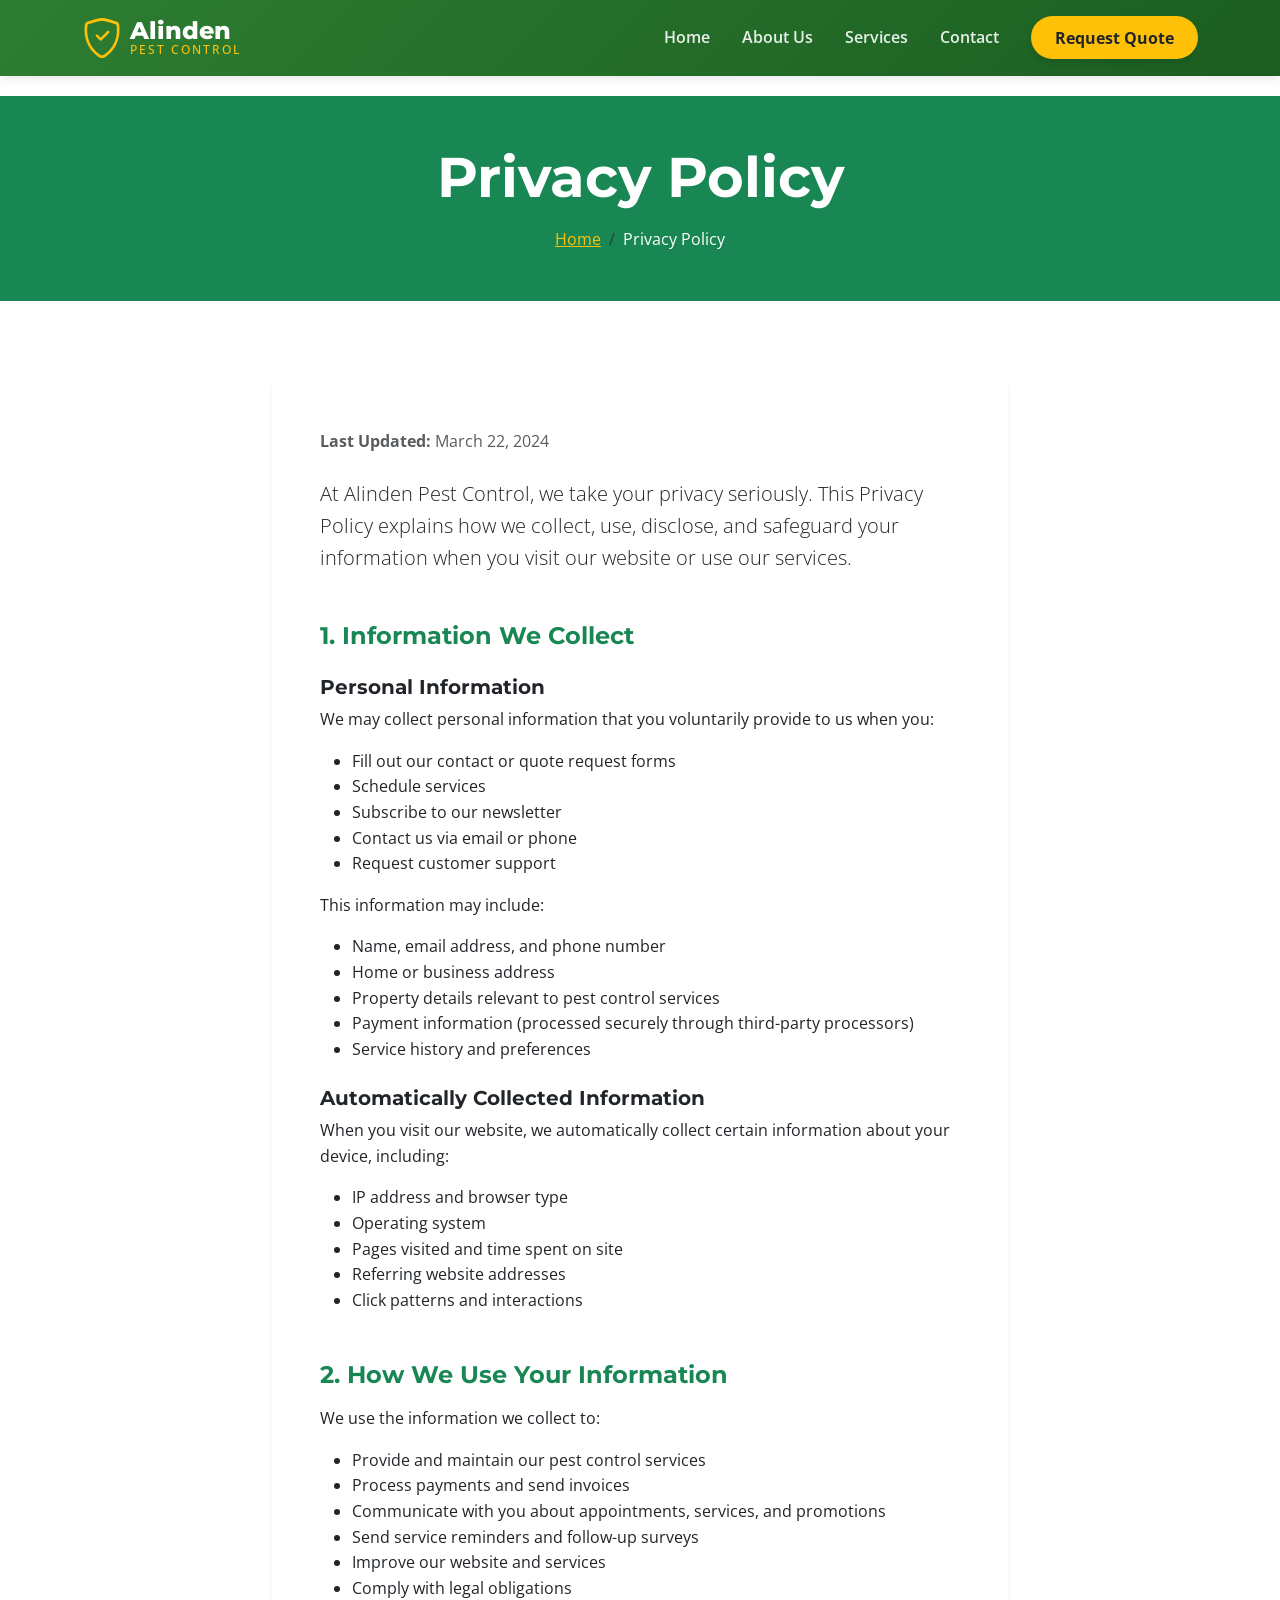
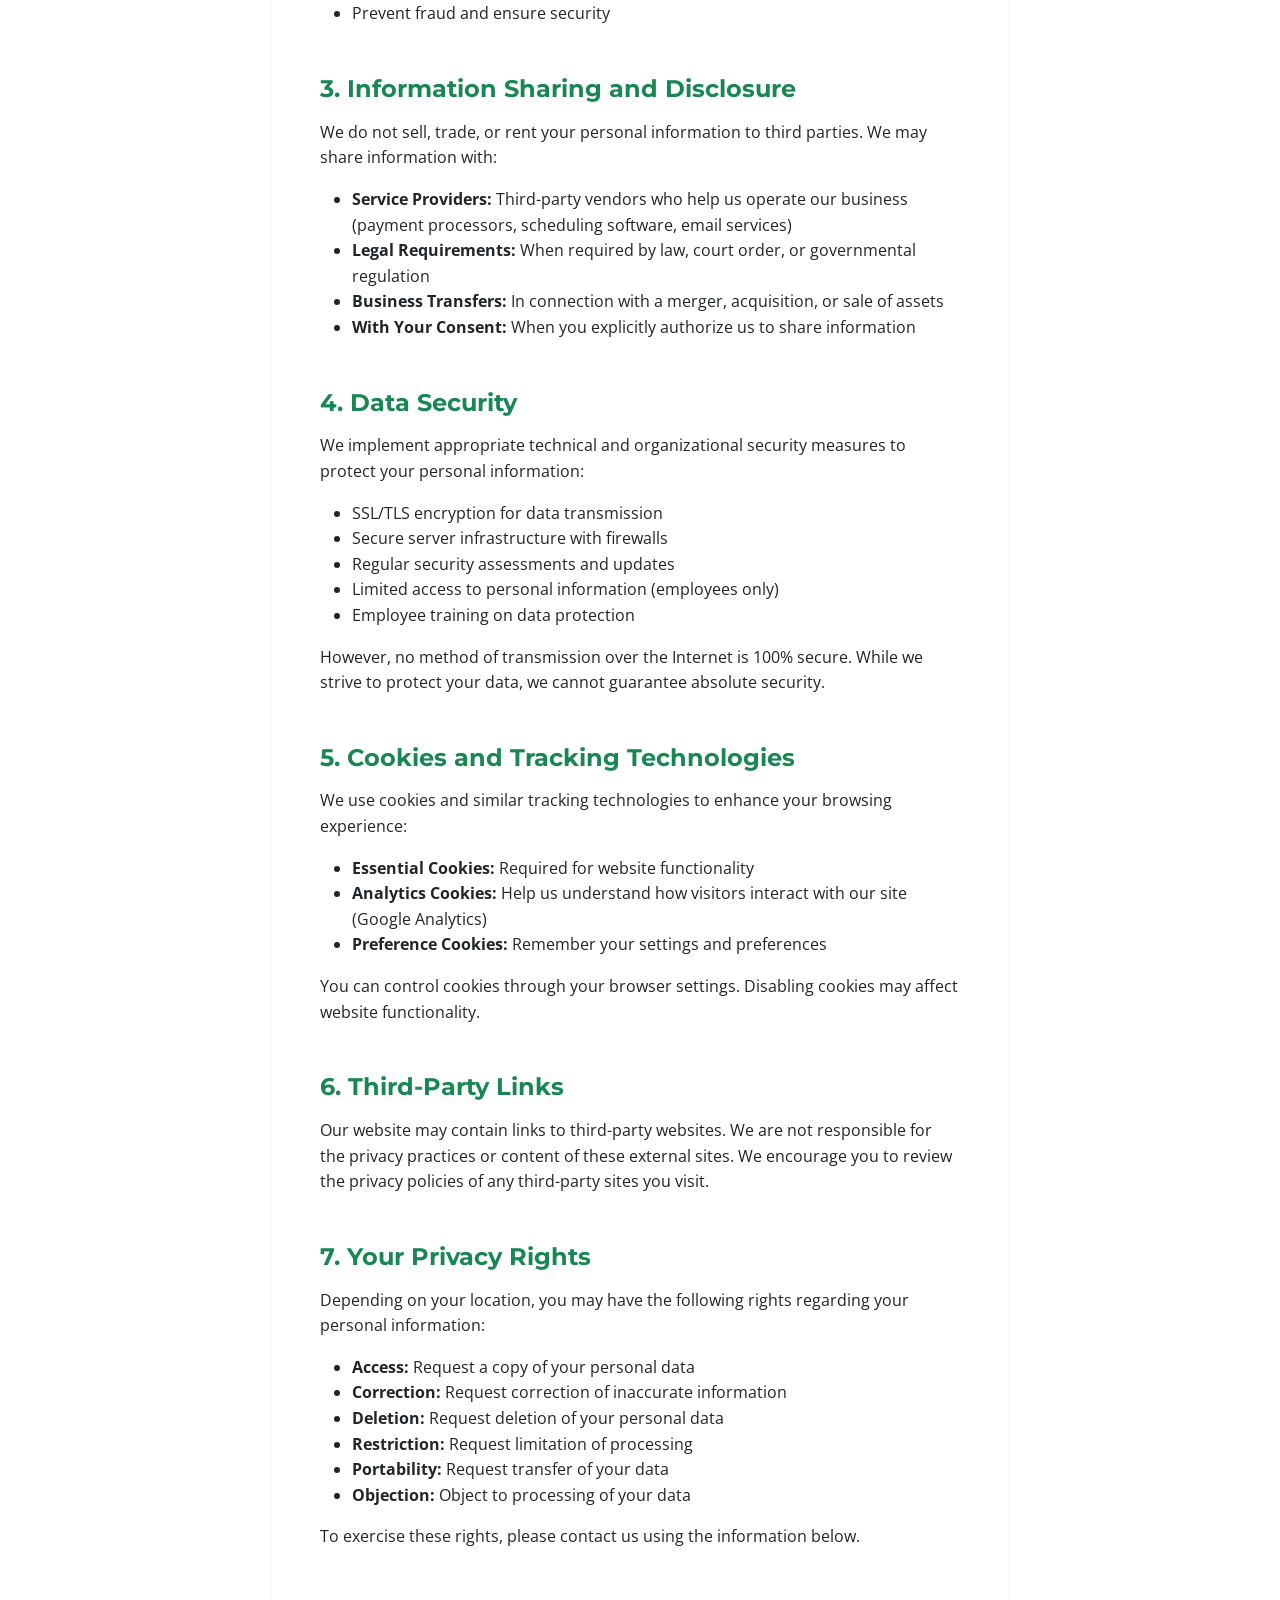
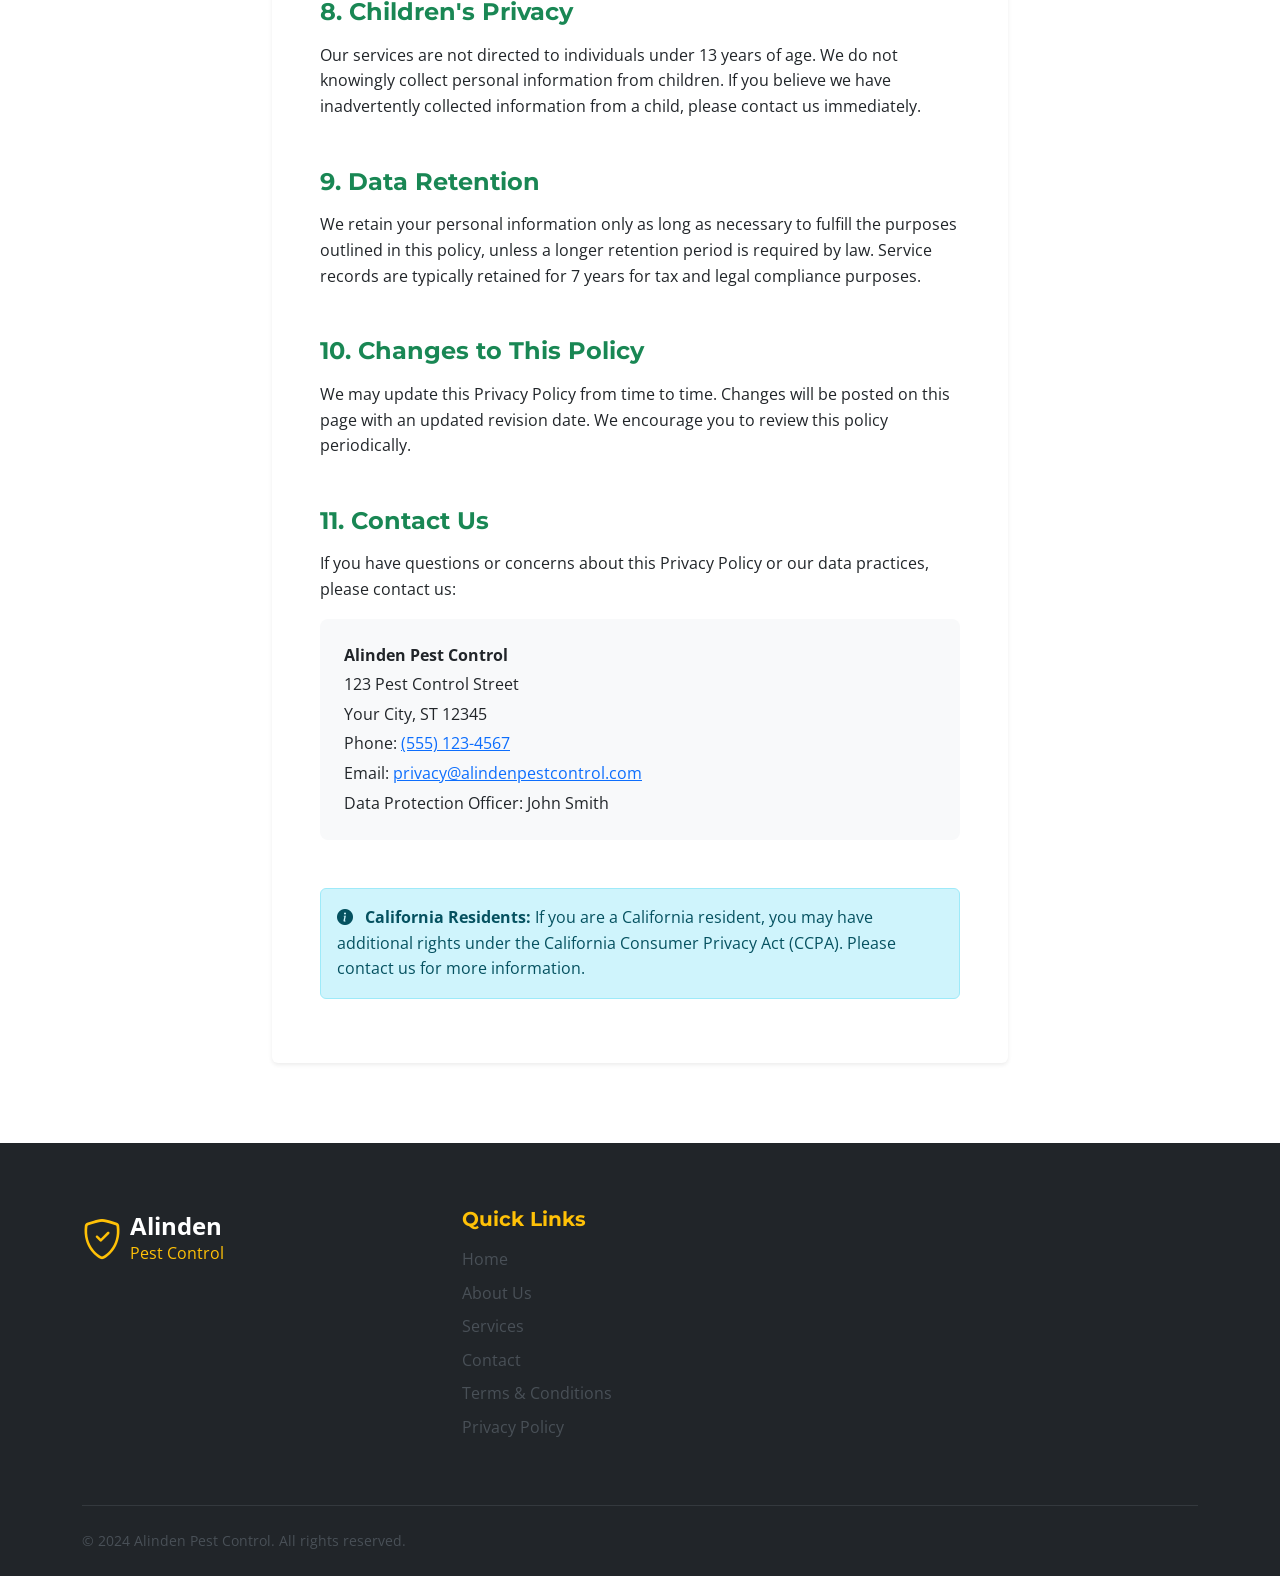
<file: privacy-policy.html>
<!DOCTYPE html>
<html lang="en">
<head>
    <meta charset="UTF-8">
    <meta name="viewport" content="width=device-width, initial-scale=1.0">
    <meta name="description" content="Privacy Policy for Alinden Pest Control. Learn how we collect, use, and protect your personal information.">
    <meta name="robots" content="index, follow">
    
    <meta property="og:title" content="Privacy Policy | Alinden Pest Control">
    <meta property="og:description" content="How Alinden Pest Control protects your privacy and personal information.">
    <meta property="og:type" content="website">
    <meta property="og:url" content="https://alindenpestcontrol.com/privacy-policy.html">
    
    <title>Privacy Policy | Alinden Pest Control</title>
    
    <link href="https://cdn.jsdelivr.net/npm/bootstrap@5.3.2/dist/css/bootstrap.min.css" rel="stylesheet">
    <link rel="stylesheet" href="https://cdn.jsdelivr.net/npm/bootstrap-icons@1.11.1/font/bootstrap-icons.css">
    <link href="https://fonts.googleapis.com/css2?family=Montserrat:wght@400;500;600;700;800&family=Open+Sans:wght@400;500;600&display=swap" rel="stylesheet">
    <link rel="stylesheet" href="css/style.css">
    
    <link rel="icon" type="image/svg+xml" href="data:image/svg+xml,<svg xmlns='http://www.w3.org/2000/svg' viewBox='0 0 100 100'><text y='.9em' font-size='90'>🛡️</text></svg>">
</head>
<body>
    <a href="#main-content" class="visually-hidden-focusable">Skip to main content</a>
    
    <!-- Navigation -->
    <header>
        <nav class="navbar navbar-expand-lg navbar-dark fixed-top custom-navbar">
            <div class="container">
                <a class="navbar-brand d-flex align-items-center" href="index.html">
                    <div class="logo-icon me-2">
                        <i class="bi bi-shield-check"></i>
                    </div>
                    <div class="logo-text">
                        <span class="brand-name">Alinden</span>
                        <span class="brand-tagline d-block">Pest Control</span>
                    </div>
                </a>
                <button class="navbar-toggler" type="button" data-bs-toggle="collapse" data-bs-target="#navbarNav">
                    <span class="navbar-toggler-icon"></span>
                </button>
                <div class="collapse navbar-collapse" id="navbarNav">
                    <ul class="navbar-nav ms-auto align-items-lg-center">
                        <li class="nav-item"><a class="nav-link" href="index.html">Home</a></li>
                        <li class="nav-item"><a class="nav-link" href="index.html#about">About Us</a></li>
                        <li class="nav-item"><a class="nav-link" href="index.html#services">Services</a></li>
                        <li class="nav-item"><a class="nav-link" href="index.html#contact">Contact</a></li>
                        <li class="nav-item ms-lg-3">
                            <a class="btn btn-warning btn-cta-nav" href="index.html#quote">Request Quote</a>
                        </li>
                    </ul>
                </div>
            </div>
        </nav>
    </header>

    <main id="main-content" class="pt-5">
        <!-- Page Header -->
        <section class="bg-success text-white py-5 mt-5">
            <div class="container">
                <div class="row">
                    <div class="col-lg-8 mx-auto text-center">
                        <h1 class="display-4 fw-bold mb-3">Privacy Policy</h1>
                        <nav aria-label="breadcrumb">
                            <ol class="breadcrumb justify-content-center mb-0">
                                <li class="breadcrumb-item"><a href="index.html" class="text-warning">Home</a></li>
                                <li class="breadcrumb-item active text-white" aria-current="page">Privacy Policy</li>
                            </ol>
                        </nav>
                    </div>
                </div>
            </div>
        </section>

        <!-- Privacy Content -->
        <section class="py-6">
            <div class="container">
                <div class="row">
                    <div class="col-lg-8 mx-auto">
                        <div class="card border-0 shadow-sm">
                            <div class="card-body p-4 p-md-5">
                                <p class="text-muted mb-4"><strong>Last Updated:</strong> March 22, 2024</p>
                                
                                <p class="lead">At Alinden Pest Control, we take your privacy seriously. This Privacy Policy explains how we collect, use, disclose, and safeguard your information when you visit our website or use our services.</p>
                                
                                <h2 class="h4 fw-bold mt-5 mb-3 text-success">1. Information We Collect</h2>
                                <h3 class="h5 fw-bold mt-4 mb-2">Personal Information</h3>
                                <p>We may collect personal information that you voluntarily provide to us when you:</p>
                                <ul>
                                    <li>Fill out our contact or quote request forms</li>
                                    <li>Schedule services</li>
                                    <li>Subscribe to our newsletter</li>
                                    <li>Contact us via email or phone</li>
                                    <li>Request customer support</li>
                                </ul>
                                <p>This information may include:</p>
                                <ul>
                                    <li>Name, email address, and phone number</li>
                                    <li>Home or business address</li>
                                    <li>Property details relevant to pest control services</li>
                                    <li>Payment information (processed securely through third-party processors)</li>
                                    <li>Service history and preferences</li>
                                </ul>
                                
                                <h3 class="h5 fw-bold mt-4 mb-2">Automatically Collected Information</h3>
                                <p>When you visit our website, we automatically collect certain information about your device, including:</p>
                                <ul>
                                    <li>IP address and browser type</li>
                                    <li>Operating system</li>
                                    <li>Pages visited and time spent on site</li>
                                    <li>Referring website addresses</li>
                                    <li>Click patterns and interactions</li>
                                </ul>
                                
                                <h2 class="h4 fw-bold mt-5 mb-3 text-success">2. How We Use Your Information</h2>
                                <p>We use the information we collect to:</p>
                                <ul>
                                    <li>Provide and maintain our pest control services</li>
                                    <li>Process payments and send invoices</li>
                                    <li>Communicate with you about appointments, services, and promotions</li>
                                    <li>Send service reminders and follow-up surveys</li>
                                    <li>Improve our website and services</li>
                                    <li>Comply with legal obligations</li>
                                    <li>Prevent fraud and ensure security</li>
                                </ul>
                                
                                <h2 class="h4 fw-bold mt-5 mb-3 text-success">3. Information Sharing and Disclosure</h2>
                                <p>We do not sell, trade, or rent your personal information to third parties. We may share information with:</p>
                                <ul>
                                    <li><strong>Service Providers:</strong> Third-party vendors who help us operate our business (payment processors, scheduling software, email services)</li>
                                    <li><strong>Legal Requirements:</strong> When required by law, court order, or governmental regulation</li>
                                    <li><strong>Business Transfers:</strong> In connection with a merger, acquisition, or sale of assets</li>
                                    <li><strong>With Your Consent:</strong> When you explicitly authorize us to share information</li>
                                </ul>
                                
                                <h2 class="h4 fw-bold mt-5 mb-3 text-success">4. Data Security</h2>
                                <p>We implement appropriate technical and organizational security measures to protect your personal information:</p>
                                <ul>
                                    <li>SSL/TLS encryption for data transmission</li>
                                    <li>Secure server infrastructure with firewalls</li>
                                    <li>Regular security assessments and updates</li>
                                    <li>Limited access to personal information (employees only)</li>
                                    <li>Employee training on data protection</li>
                                </ul>
                                <p>However, no method of transmission over the Internet is 100% secure. While we strive to protect your data, we cannot guarantee absolute security.</p>
                                
                                <h2 class="h4 fw-bold mt-5 mb-3 text-success">5. Cookies and Tracking Technologies</h2>
                                <p>We use cookies and similar tracking technologies to enhance your browsing experience:</p>
                                <ul>
                                    <li><strong>Essential Cookies:</strong> Required for website functionality</li>
                                    <li><strong>Analytics Cookies:</strong> Help us understand how visitors interact with our site (Google Analytics)</li>
                                    <li><strong>Preference Cookies:</strong> Remember your settings and preferences</li>
                                </ul>
                                <p>You can control cookies through your browser settings. Disabling cookies may affect website functionality.</p>
                                
                                <h2 class="h4 fw-bold mt-5 mb-3 text-success">6. Third-Party Links</h2>
                                <p>Our website may contain links to third-party websites. We are not responsible for the privacy practices or content of these external sites. We encourage you to review the privacy policies of any third-party sites you visit.</p>
                                
                                <h2 class="h4 fw-bold mt-5 mb-3 text-success">7. Your Privacy Rights</h2>
                                <p>Depending on your location, you may have the following rights regarding your personal information:</p>
                                <ul>
                                    <li><strong>Access:</strong> Request a copy of your personal data</li>
                                    <li><strong>Correction:</strong> Request correction of inaccurate information</li>
                                    <li><strong>Deletion:</strong> Request deletion of your personal data</li>
                                    <li><strong>Restriction:</strong> Request limitation of processing</li>
                                    <li><strong>Portability:</strong> Request transfer of your data</li>
                                    <li><strong>Objection:</strong> Object to processing of your data</li>
                                </ul>
                                <p>To exercise these rights, please contact us using the information below.</p>
                                
                                <h2 class="h4 fw-bold mt-5 mb-3 text-success">8. Children's Privacy</h2>
                                <p>Our services are not directed to individuals under 13 years of age. We do not knowingly collect personal information from children. If you believe we have inadvertently collected information from a child, please contact us immediately.</p>
                                
                                <h2 class="h4 fw-bold mt-5 mb-3 text-success">9. Data Retention</h2>
                                <p>We retain your personal information only as long as necessary to fulfill the purposes outlined in this policy, unless a longer retention period is required by law. Service records are typically retained for 7 years for tax and legal compliance purposes.</p>
                                
                                <h2 class="h4 fw-bold mt-5 mb-3 text-success">10. Changes to This Policy</h2>
                                <p>We may update this Privacy Policy from time to time. Changes will be posted on this page with an updated revision date. We encourage you to review this policy periodically.</p>
                                
                                <h2 class="h4 fw-bold mt-5 mb-3 text-success">11. Contact Us</h2>
                                <p>If you have questions or concerns about this Privacy Policy or our data practices, please contact us:</p>
                                <div class="bg-light p-4 rounded-3 mt-3">
                                    <p class="mb-1"><strong>Alinden Pest Control</strong></p>
                                    <p class="mb-1">123 Pest Control Street</p>
                                    <p class="mb-1">Your City, ST 12345</p>
                                    <p class="mb-1">Phone: <a href="tel:+15551234567">(555) 123-4567</a></p>
                                    <p class="mb-1">Email: <a href="mailto:privacy@alindenpestcontrol.com">privacy@alindenpestcontrol.com</a></p>
                                    <p class="mb-0">Data Protection Officer: John Smith</p>
                                </div>
                                
                                <div class="alert alert-info mt-5" role="alert">
                                    <i class="bi bi-info-circle-fill me-2"></i>
                                    <strong>California Residents:</strong> If you are a California resident, you may have additional rights under the California Consumer Privacy Act (CCPA). Please contact us for more information.
                                </div>
                            </div>
                        </div>
                    </div>
                </div>
            </div>
        </section>
    </main>

    <!-- Footer -->
    <footer class="bg-dark text-white pt-6 pb-4">
        <div class="container">
            <div class="row g-4 mb-5">
                <div class="col-lg-4 col-md-6">
                    <div class="footer-brand mb-4">
                        <div class="d-flex align-items-center mb-3">
                            <i class="bi bi-shield-check text-warning fs-1 me-2"></i>
                            <div>
                                <span class="h4 fw-bold d-block mb-0">Alinden</span>
                                <span class="text-warning">Pest Control</span>
                            </div>
                        </div>
                    </div>
                </div>
                <div class="col-lg-2 col-md-6">
                    <h5 class="fw-bold mb-3 text-warning">Quick Links</h5>
                    <ul class="list-unstyled footer-links">
                        <li class="mb-2"><a href="index.html" class="text-light-emphasis text-decoration-none hover-warning">Home</a></li>
                        <li class="mb-2"><a href="index.html#about" class="text-light-emphasis text-decoration-none hover-warning">About Us</a></li>
                        <li class="mb-2"><a href="index.html#services" class="text-light-emphasis text-decoration-none hover-warning">Services</a></li>
                        <li class="mb-2"><a href="index.html#contact" class="text-light-emphasis text-decoration-none hover-warning">Contact</a></li>
                        <li class="mb-2"><a href="terms-conditions.html" class="text-light-emphasis text-decoration-none hover-warning">Terms & Conditions</a></li>
                        <li class="mb-0"><a href="privacy-policy.html" class="text-light-emphasis text-decoration-none hover-warning">Privacy Policy</a></li>
                    </ul>
                </div>
            </div>
            <hr class="border-secondary mb-4">
            <div class="row align-items-center">
                <div class="col-md-6 text-center text-md-start">
                    <p class="mb-0 text-light-emphasis small">&copy; 2024 Alinden Pest Control. All rights reserved.</p>
                </div>
            </div>
        </div>
    </footer>

    <button type="button" class="btn btn-success btn-lg rounded-circle shadow back-to-top" id="backToTop" aria-label="Back to top">
        <i class="bi bi-arrow-up"></i>
    </button>

    <script src="https://cdn.jsdelivr.net/npm/bootstrap@5.3.2/dist/js/bootstrap.bundle.min.js"></script>
    <script src="js/script.js"></script>
</body>
</html>
</file>
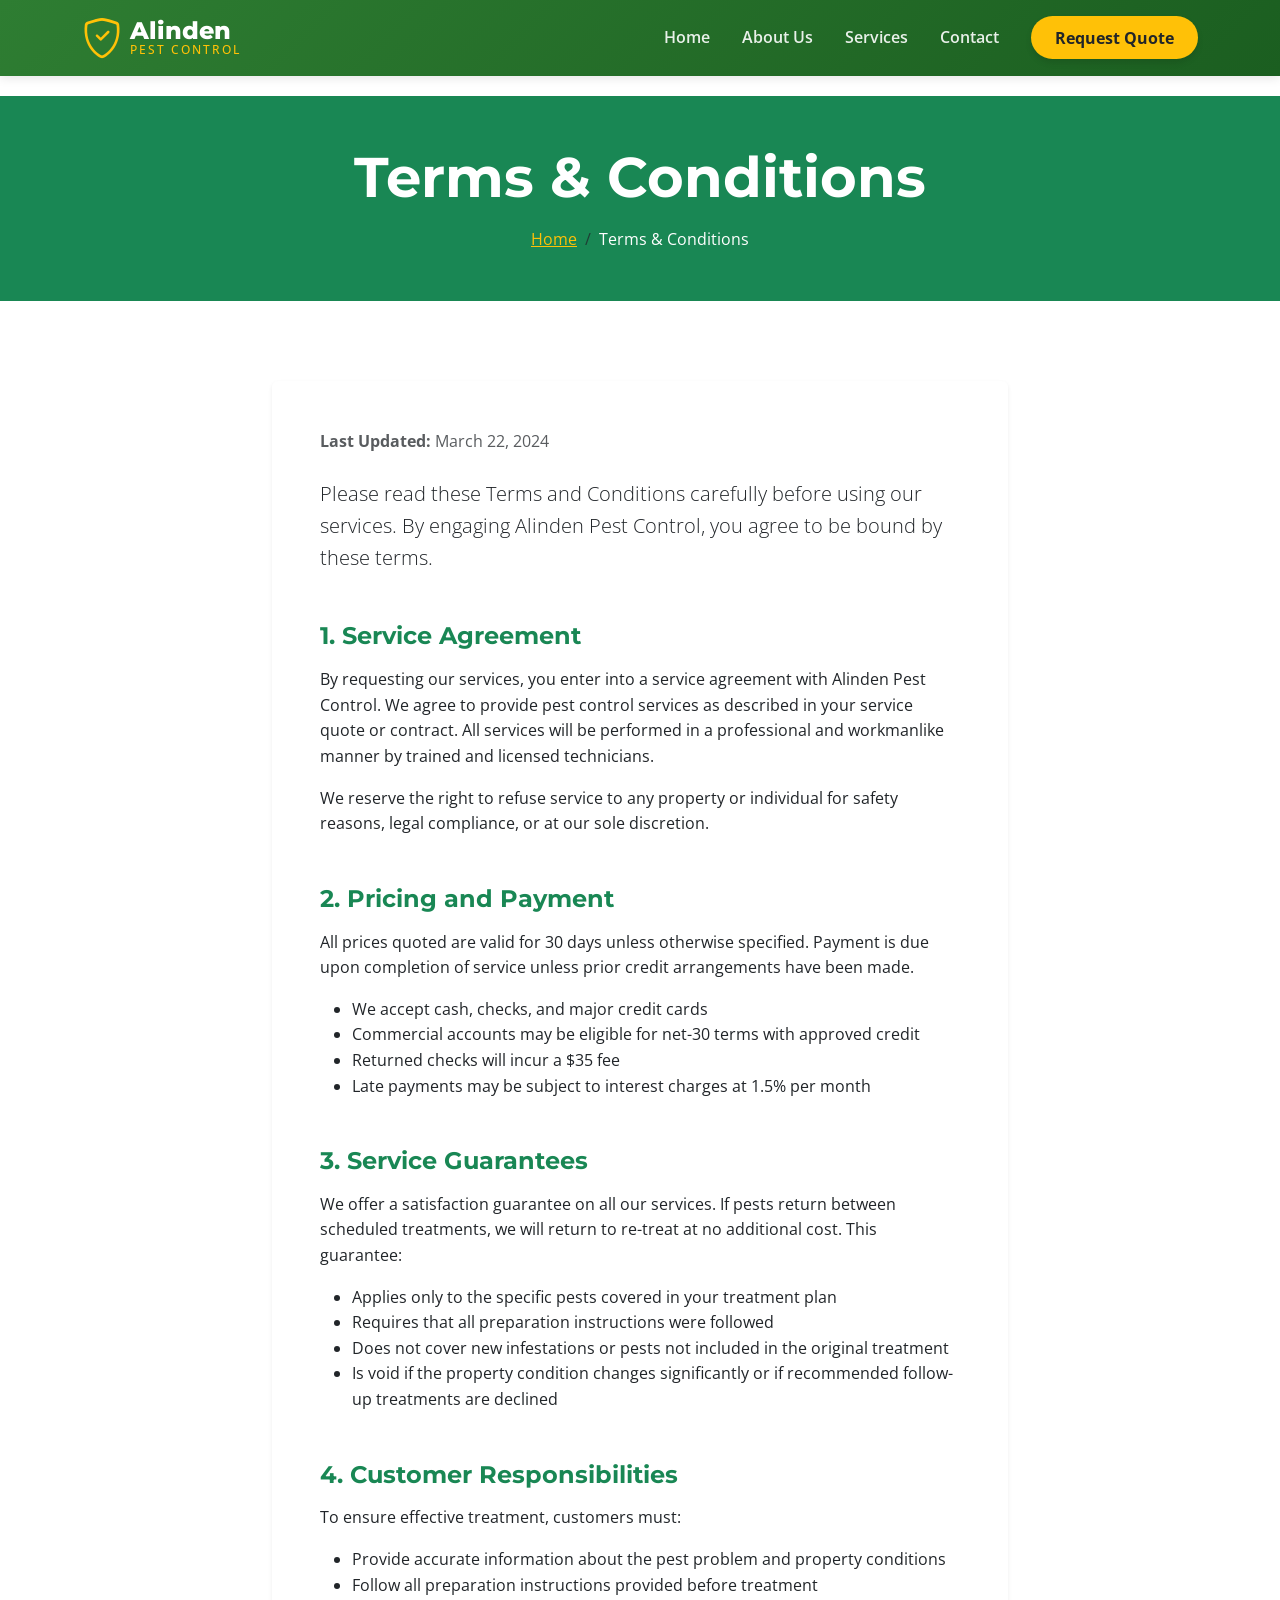
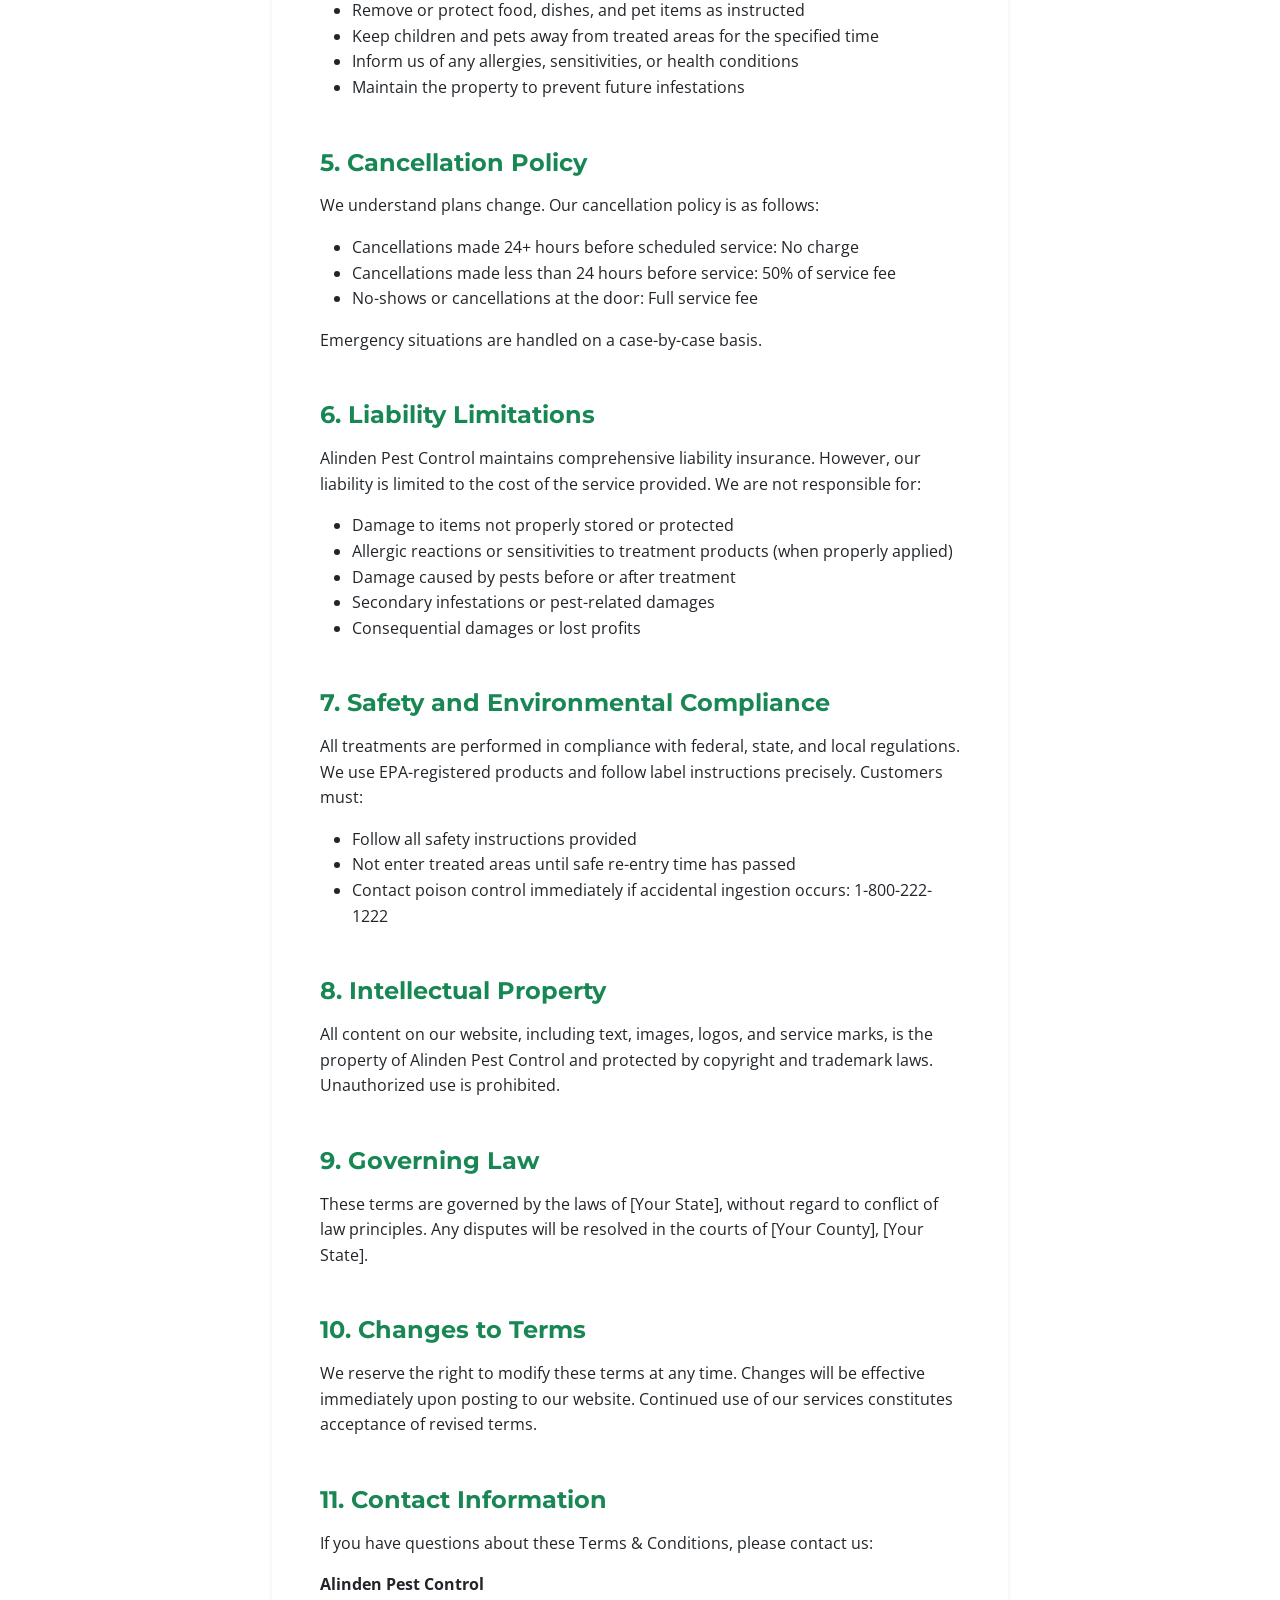
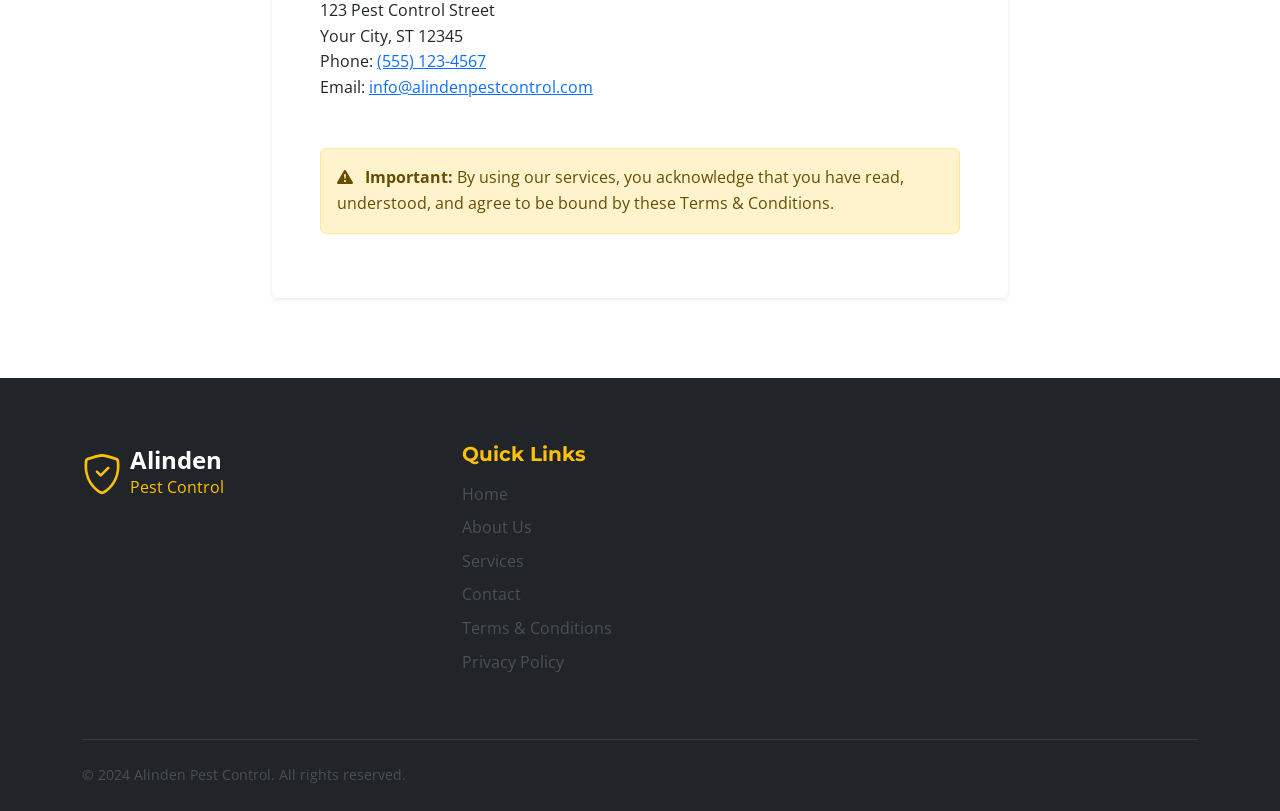
<file: terms-conditions.html>
<!DOCTYPE html>
<html lang="en">
<head>
    <meta charset="UTF-8">
    <meta name="viewport" content="width=device-width, initial-scale=1.0">
    <meta name="description" content="Terms and Conditions for Alinden Pest Control services. Read our service agreement, payment terms, and liability policies.">
    <meta name="robots" content="index, follow">
    
    <meta property="og:title" content="Terms & Conditions | Alinden Pest Control">
    <meta property="og:description" content="Service terms and conditions for Alinden Pest Control.">
    <meta property="og:type" content="website">
    <meta property="og:url" content="https://alindenpestcontrol.com/terms-conditions.html">
    
    <title>Terms & Conditions | Alinden Pest Control</title>
    
    <link href="https://cdn.jsdelivr.net/npm/bootstrap@5.3.2/dist/css/bootstrap.min.css" rel="stylesheet">
    <link rel="stylesheet" href="https://cdn.jsdelivr.net/npm/bootstrap-icons@1.11.1/font/bootstrap-icons.css">
    <link href="https://fonts.googleapis.com/css2?family=Montserrat:wght@400;500;600;700;800&family=Open+Sans:wght@400;500;600&display=swap" rel="stylesheet">
    <link rel="stylesheet" href="css/style.css">
    
    <link rel="icon" type="image/svg+xml" href="data:image/svg+xml,<svg xmlns='http://www.w3.org/2000/svg' viewBox='0 0 100 100'><text y='.9em' font-size='90'>🛡️</text></svg>">
</head>
<body>
    <a href="#main-content" class="visually-hidden-focusable">Skip to main content</a>
    
    <!-- Navigation -->
    <header>
        <nav class="navbar navbar-expand-lg navbar-dark fixed-top custom-navbar">
            <div class="container">
                <a class="navbar-brand d-flex align-items-center" href="index.html">
                    <div class="logo-icon me-2">
                        <i class="bi bi-shield-check"></i>
                    </div>
                    <div class="logo-text">
                        <span class="brand-name">Alinden</span>
                        <span class="brand-tagline d-block">Pest Control</span>
                    </div>
                </a>
                <button class="navbar-toggler" type="button" data-bs-toggle="collapse" data-bs-target="#navbarNav">
                    <span class="navbar-toggler-icon"></span>
                </button>
                <div class="collapse navbar-collapse" id="navbarNav">
                    <ul class="navbar-nav ms-auto align-items-lg-center">
                        <li class="nav-item"><a class="nav-link" href="index.html">Home</a></li>
                        <li class="nav-item"><a class="nav-link" href="index.html#about">About Us</a></li>
                        <li class="nav-item"><a class="nav-link" href="index.html#services">Services</a></li>
                        <li class="nav-item"><a class="nav-link" href="index.html#contact">Contact</a></li>
                        <li class="nav-item ms-lg-3">
                            <a class="btn btn-warning btn-cta-nav" href="index.html#quote">Request Quote</a>
                        </li>
                    </ul>
                </div>
            </div>
        </nav>
    </header>

    <main id="main-content" class="pt-5">
        <!-- Page Header -->
        <section class="bg-success text-white py-5 mt-5">
            <div class="container">
                <div class="row">
                    <div class="col-lg-8 mx-auto text-center">
                        <h1 class="display-4 fw-bold mb-3">Terms & Conditions</h1>
                        <nav aria-label="breadcrumb">
                            <ol class="breadcrumb justify-content-center mb-0">
                                <li class="breadcrumb-item"><a href="index.html" class="text-warning">Home</a></li>
                                <li class="breadcrumb-item active text-white" aria-current="page">Terms & Conditions</li>
                            </ol>
                        </nav>
                    </div>
                </div>
            </div>
        </section>

        <!-- Terms Content -->
        <section class="py-6">
            <div class="container">
                <div class="row">
                    <div class="col-lg-8 mx-auto">
                        <div class="card border-0 shadow-sm">
                            <div class="card-body p-4 p-md-5">
                                <p class="text-muted mb-4"><strong>Last Updated:</strong> March 22, 2024</p>
                                
                                <p class="lead">Please read these Terms and Conditions carefully before using our services. By engaging Alinden Pest Control, you agree to be bound by these terms.</p>
                                
                                <h2 class="h4 fw-bold mt-5 mb-3 text-success">1. Service Agreement</h2>
                                <p>By requesting our services, you enter into a service agreement with Alinden Pest Control. We agree to provide pest control services as described in your service quote or contract. All services will be performed in a professional and workmanlike manner by trained and licensed technicians.</p>
                                <p>We reserve the right to refuse service to any property or individual for safety reasons, legal compliance, or at our sole discretion.</p>
                                
                                <h2 class="h4 fw-bold mt-5 mb-3 text-success">2. Pricing and Payment</h2>
                                <p>All prices quoted are valid for 30 days unless otherwise specified. Payment is due upon completion of service unless prior credit arrangements have been made.</p>
                                <ul>
                                    <li>We accept cash, checks, and major credit cards</li>
                                    <li>Commercial accounts may be eligible for net-30 terms with approved credit</li>
                                    <li>Returned checks will incur a $35 fee</li>
                                    <li>Late payments may be subject to interest charges at 1.5% per month</li>
                                </ul>
                                
                                <h2 class="h4 fw-bold mt-5 mb-3 text-success">3. Service Guarantees</h2>
                                <p>We offer a satisfaction guarantee on all our services. If pests return between scheduled treatments, we will return to re-treat at no additional cost. This guarantee:</p>
                                <ul>
                                    <li>Applies only to the specific pests covered in your treatment plan</li>
                                    <li>Requires that all preparation instructions were followed</li>
                                    <li>Does not cover new infestations or pests not included in the original treatment</li>
                                    <li>Is void if the property condition changes significantly or if recommended follow-up treatments are declined</li>
                                </ul>
                                
                                <h2 class="h4 fw-bold mt-5 mb-3 text-success">4. Customer Responsibilities</h2>
                                <p>To ensure effective treatment, customers must:</p>
                                <ul>
                                    <li>Provide accurate information about the pest problem and property conditions</li>
                                    <li>Follow all preparation instructions provided before treatment</li>
                                    <li>Remove or protect food, dishes, and pet items as instructed</li>
                                    <li>Keep children and pets away from treated areas for the specified time</li>
                                    <li>Inform us of any allergies, sensitivities, or health conditions</li>
                                    <li>Maintain the property to prevent future infestations</li>
                                </ul>
                                
                                <h2 class="h4 fw-bold mt-5 mb-3 text-success">5. Cancellation Policy</h2>
                                <p>We understand plans change. Our cancellation policy is as follows:</p>
                                <ul>
                                    <li>Cancellations made 24+ hours before scheduled service: No charge</li>
                                    <li>Cancellations made less than 24 hours before service: 50% of service fee</li>
                                    <li>No-shows or cancellations at the door: Full service fee</li>
                                </ul>
                                <p>Emergency situations are handled on a case-by-case basis.</p>
                                
                                <h2 class="h4 fw-bold mt-5 mb-3 text-success">6. Liability Limitations</h2>
                                <p>Alinden Pest Control maintains comprehensive liability insurance. However, our liability is limited to the cost of the service provided. We are not responsible for:</p>
                                <ul>
                                    <li>Damage to items not properly stored or protected</li>
                                    <li>Allergic reactions or sensitivities to treatment products (when properly applied)</li>
                                    <li>Damage caused by pests before or after treatment</li>
                                    <li>Secondary infestations or pest-related damages</li>
                                    <li>Consequential damages or lost profits</li>
                                </ul>
                                
                                <h2 class="h4 fw-bold mt-5 mb-3 text-success">7. Safety and Environmental Compliance</h2>
                                <p>All treatments are performed in compliance with federal, state, and local regulations. We use EPA-registered products and follow label instructions precisely. Customers must:</p>
                                <ul>
                                    <li>Follow all safety instructions provided</li>
                                    <li>Not enter treated areas until safe re-entry time has passed</li>
                                    <li>Contact poison control immediately if accidental ingestion occurs: 1-800-222-1222</li>
                                </ul>
                                
                                <h2 class="h4 fw-bold mt-5 mb-3 text-success">8. Intellectual Property</h2>
                                <p>All content on our website, including text, images, logos, and service marks, is the property of Alinden Pest Control and protected by copyright and trademark laws. Unauthorized use is prohibited.</p>
                                
                                <h2 class="h4 fw-bold mt-5 mb-3 text-success">9. Governing Law</h2>
                                <p>These terms are governed by the laws of [Your State], without regard to conflict of law principles. Any disputes will be resolved in the courts of [Your County], [Your State].</p>
                                
                                <h2 class="h4 fw-bold mt-5 mb-3 text-success">10. Changes to Terms</h2>
                                <p>We reserve the right to modify these terms at any time. Changes will be effective immediately upon posting to our website. Continued use of our services constitutes acceptance of revised terms.</p>
                                
                                <h2 class="h4 fw-bold mt-5 mb-3 text-success">11. Contact Information</h2>
                                <p>If you have questions about these Terms & Conditions, please contact us:</p>
                                <ul class="list-unstyled">
                                    <li><strong>Alinden Pest Control</strong></li>
                                    <li>123 Pest Control Street</li>
                                    <li>Your City, ST 12345</li>
                                    <li>Phone: <a href="tel:+15551234567">(555) 123-4567</a></li>
                                    <li>Email: <a href="mailto:info@alindenpestcontrol.com">info@alindenpestcontrol.com</a></li>
                                </ul>
                                
                                <div class="alert alert-warning mt-5" role="alert">
                                    <i class="bi bi-exclamation-triangle-fill me-2"></i>
                                    <strong>Important:</strong> By using our services, you acknowledge that you have read, understood, and agree to be bound by these Terms & Conditions.
                                </div>
                            </div>
                        </div>
                    </div>
                </div>
            </div>
        </section>
    </main>

    <!-- Footer -->
    <footer class="bg-dark text-white pt-6 pb-4">
        <div class="container">
            <div class="row g-4 mb-5">
                <div class="col-lg-4 col-md-6">
                    <div class="footer-brand mb-4">
                        <div class="d-flex align-items-center mb-3">
                            <i class="bi bi-shield-check text-warning fs-1 me-2"></i>
                            <div>
                                <span class="h4 fw-bold d-block mb-0">Alinden</span>
                                <span class="text-warning">Pest Control</span>
                            </div>
                        </div>
                    </div>
                </div>
                <div class="col-lg-2 col-md-6">
                    <h5 class="fw-bold mb-3 text-warning">Quick Links</h5>
                    <ul class="list-unstyled footer-links">
                        <li class="mb-2"><a href="index.html" class="text-light-emphasis text-decoration-none hover-warning">Home</a></li>
                        <li class="mb-2"><a href="index.html#about" class="text-light-emphasis text-decoration-none hover-warning">About Us</a></li>
                        <li class="mb-2"><a href="index.html#services" class="text-light-emphasis text-decoration-none hover-warning">Services</a></li>
                        <li class="mb-2"><a href="index.html#contact" class="text-light-emphasis text-decoration-none hover-warning">Contact</a></li>
                        <li class="mb-2"><a href="terms-conditions.html" class="text-light-emphasis text-decoration-none hover-warning">Terms & Conditions</a></li>
                        <li class="mb-0"><a href="privacy-policy.html" class="text-light-emphasis text-decoration-none hover-warning">Privacy Policy</a></li>
                    </ul>
                </div>
            </div>
            <hr class="border-secondary mb-4">
            <div class="row align-items-center">
                <div class="col-md-6 text-center text-md-start">
                    <p class="mb-0 text-light-emphasis small">&copy; 2024 Alinden Pest Control. All rights reserved.</p>
                </div>
            </div>
        </div>
    </footer>

    <button type="button" class="btn btn-success btn-lg rounded-circle shadow back-to-top" id="backToTop" aria-label="Back to top">
        <i class="bi bi-arrow-up"></i>
    </button>

    <script src="https://cdn.jsdelivr.net/npm/bootstrap@5.3.2/dist/js/bootstrap.bundle.min.js"></script>
    <script src="js/script.js"></script>
</body>
</html>
</file>
<file: css/style.css>
/* 
 * Alinden Pest Control - Custom Stylesheet
 * Author: Alinden Pest Control
 * Version: 1.0.0
 */

/* CSS Variables for Brand Colors */
:root {
    --primary-green: #2E7D32;
    --dark-green: #1B5E20;
    --light-green: #4CAF50;
    --accent-yellow: #FFC107;
    --dark-yellow: #FFA000;
    --white: #FFFFFF;
    --light-gray: #F5F5F5;
    --text-dark: #212529;
    --text-muted: #6C757D;
    --success-light: rgba(46, 125, 50, 0.1);
    --warning-light: rgba(255, 193, 7, 0.1);
    --danger-light: rgba(220, 53, 69, 0.1);
    --info-light: rgba(13, 202, 240, 0.1);
    --primary-light: rgba(13, 110, 253, 0.1);
    --secondary-light: rgba(108, 117, 125, 0.1);
}

/* Global Styles */
* {
    margin: 0;
    padding: 0;
    box-sizing: border-box;
}

html {
    scroll-behavior: smooth;
    scroll-padding-top: 80px;
}

body {
    font-family: 'Open Sans', sans-serif;
    color: var(--text-dark);
    line-height: 1.6;
    overflow-x: hidden;
}

h1, h2, h3, h4, h5, h6 {
    font-family: 'Montserrat', sans-serif;
    font-weight: 700;
}

/* Utility Classes */
.py-6 {
    padding-top: 5rem;
    padding-bottom: 5rem;
}

.mt-6 {
    margin-top: 5rem;
}

.ls-1 {
    letter-spacing: 1px;
}

.ls-2 {
    letter-spacing: 2px;
}

/* Background Colors */
.bg-success-light {
    background-color: var(--success-light) !important;
}

.bg-warning-light {
    background-color: var(--warning-light) !important;
}

.bg-danger-light {
    background-color: var(--danger-light) !important;
}

.bg-info-light {
    background-color: var(--info-light) !important;
}

.bg-primary-light {
    background-color: var(--primary-light) !important;
}

.bg-secondary-light {
    background-color: var(--secondary-light) !important;
}

/* Navigation Styles */
.custom-navbar {
    background: linear-gradient(135deg, var(--primary-green) 0%, var(--dark-green) 100%);
    padding: 0.8rem 0;
    box-shadow: 0 2px 10px rgba(0,0,0,0.1);
    transition: all 0.3s ease;
}

.navbar-brand {
    color: var(--white) !important;
}

.logo-icon {
    font-size: 2.5rem;
    color: var(--accent-yellow);
    line-height: 1;
}

.brand-name {
    font-family: 'Montserrat', sans-serif;
    font-size: 1.5rem;
    font-weight: 800;
    line-height: 1;
    display: block;
}

.brand-tagline {
    font-size: 0.75rem;
    font-weight: 500;
    letter-spacing: 2px;
    text-transform: uppercase;
    color: var(--accent-yellow);
    line-height: 1.2;
}

.nav-link {
    color: rgba(255,255,255,0.9) !important;
    font-weight: 600;
    padding: 0.5rem 1rem !important;
    transition: color 0.3s ease;
    position: relative;
}

.nav-link:hover,
.nav-link.active {
    color: var(--accent-yellow) !important;
}

.nav-link::after {
    content: '';
    position: absolute;
    bottom: 0;
    left: 1rem;
    width: 0;
    height: 2px;
    background-color: var(--accent-yellow);
    transition: width 0.3s ease;
}

.nav-link:hover::after,
.nav-link.active::after {
    width: calc(100% - 2rem);
}

.dropdown-menu {
    border: none;
    box-shadow: 0 5px 20px rgba(0,0,0,0.15);
    border-radius: 0.5rem;
    margin-top: 0.5rem;
}

.dropdown-item {
    font-weight: 500;
    padding: 0.6rem 1.2rem;
    transition: all 0.2s ease;
}

.dropdown-item:hover {
    background-color: var(--success-light);
    color: var(--primary-green);
    padding-left: 1.5rem;
}

.btn-cta-nav {
    background-color: var(--accent-yellow);
    color: var(--text-dark);
    border: none;
    font-weight: 700;
    padding: 0.6rem 1.5rem;
    border-radius: 50px;
    transition: all 0.3s ease;
    box-shadow: 0 4px 6px rgba(0,0,0,0.1);
}

.btn-cta-nav:hover {
    background-color: var(--dark-yellow);
    transform: translateY(-2px);
    box-shadow: 0 6px 12px rgba(0,0,0,0.15);
}

/* Hero Section */
.hero-section {
    position: relative;
    height: 100vh;
    min-height: 600px;
    background: url('https://images.unsplash.com/photo-1581578731548-c64695cc6952?w=1920&h=1080&fit=crop') center/cover no-repeat;
    display: flex;
    align-items: center;
    overflow: hidden;
}

.hero-overlay {
    position: absolute;
    top: 0;
    left: 0;
    width: 100%;
    height: 100%;
    background: linear-gradient(135deg, rgba(46, 125, 50, 0.85) 0%, rgba(27, 94, 32, 0.9) 100%);
}

.hero-content {
    position: relative;
    z-index: 2;
    padding-top: 80px;
}

.hero-badge {
    display: inline-flex;
    align-items: center;
    background: rgba(255,255,255,0.15);
    backdrop-filter: blur(10px);
    padding: 0.5rem 1rem;
    border-radius: 50px;
    font-weight: 600;
    font-size: 0.9rem;
}

.hero-badge i {
    margin-right: 0.5rem;
    font-size: 1.1rem;
}

.scroll-indicator {
    position: absolute;
    bottom: 30px;
    left: 50%;
    transform: translateX(-50%);
    z-index: 2;
    animation: bounce 2s infinite;
}

.scroll-indicator a {
    color: var(--white);
    font-size: 2rem;
    opacity: 0.8;
    transition: opacity 0.3s ease;
}

.scroll-indicator a:hover {
    opacity: 1;
}

@keyframes bounce {
    0%, 20%, 50%, 80%, 100% { transform: translateX(-50%) translateY(0); }
    40% { transform: translateX(-50%) translateY(-10px); }
    60% { transform: translateX(-50%) translateY(-5px); }
}

/* Animation Classes */
.animate-fade-up {
    opacity: 0;
    transform: translateY(30px);
    animation: fadeUp 0.8s ease forwards;
}

.animate-fade-up.delay-1 { animation-delay: 0.2s; }
.animate-fade-up.delay-2 { animation-delay: 0.4s; }
.animate-fade-up.delay-3 { animation-delay: 0.6s; }

@keyframes fadeUp {
    to {
        opacity: 1;
        transform: translateY(0);
    }
}

/* Service Cards */
.service-card {
    background: var(--white);
    border-radius: 1rem;
    padding: 2rem;
    transition: all 0.3s ease;
    border: 1px solid rgba(0,0,0,0.05);
    height: 100%;
    display: flex;
    flex-direction: column;
}

.service-card:hover {
    transform: translateY(-10px);
    box-shadow: 0 20px 40px rgba(0,0,0,0.1);
    border-color: var(--light-green);
}

.service-icon-wrapper {
    width: 80px;
    height: 80px;
    border-radius: 1rem;
    display: flex;
    align-items: center;
    justify-content: center;
    margin-bottom: 1.5rem;
}

.service-icon-wrapper i {
    font-size: 2.5rem;
}

.service-content {
    flex: 1;
    display: flex;
    flex-direction: column;
}

/* Stats Section */
.stat-item {
    padding: 1rem;
}

.counter {
    font-family: 'Montserrat', sans-serif;
    font-weight: 800;
}

/* About Section */
.about-image-wrapper {
    position: relative;
}

.about-main-img {
    width: 100%;
    height: auto;
    object-fit: cover;
}

.experience-badge {
    position: absolute;
    bottom: -20px;
    right: -20px;
    text-align: center;
    line-height: 1.2;
}

.icon-box {
    width: 50px;
    height: 50px;
    display: flex;
    align-items: center;
    justify-content: center;
    flex-shrink: 0;
}

.icon-box-lg {
    width: 60px;
    height: 60px;
    display: flex;
    align-items: center;
    justify-content: center;
    flex-shrink: 0;
}

/* Team Cards */
.team-card {
    padding: 1.5rem;
    background: var(--white);
    border-radius: 1rem;
    transition: all 0.3s ease;
}

.team-card:hover {
    box-shadow: 0 10px 30px rgba(0,0,0,0.1);
    transform: translateY(-5px);
}

.team-img-wrapper {
    width: 150px;
    height: 150px;
    margin: 0 auto;
    overflow: hidden;
    border: 4px solid var(--success-light);
    border-radius: 50%;
}

.team-img-wrapper img {
    width: 100%;
    height: 100%;
    object-fit: cover;
}

.social-links a {
    display: inline-flex;
    align-items: center;
    justify-content: center;
    width: 35px;
    height: 35px;
    background: var(--success-light);
    color: var(--primary-green);
    border-radius: 50%;
    margin: 0 0.25rem;
    transition: all 0.3s ease;
}

.social-links a:hover {
    background: var(--primary-green);
    color: var(--white);
    transform: translateY(-3px);
}

/* Accordion Customization */
.accordion-button:not(.collapsed) {
    background-color: var(--success-light);
    color: var(--primary-green);
    box-shadow: none;
}

.accordion-button:focus {
    box-shadow: none;
    border-color: rgba(0,0,0,.125);
}

/* Contact Form */
.contact-form-card {
    border: none;
    background: var(--white);
}

.form-control, .form-select {
    border: 2px solid #e9ecef;
    border-radius: 0.5rem;
    padding: 0.75rem 1rem;
    transition: all 0.3s ease;
}

.form-control:focus, .form-select:focus {
    border-color: var(--light-green);
    box-shadow: 0 0 0 0.25rem rgba(46, 125, 50, 0.25);
}

/* Social Links Large */
.social-links-large .btn {
    width: 50px;
    height: 50px;
    display: inline-flex;
    align-items: center;
    justify-content: center;
    border-radius: 50%;
    transition: all 0.3s ease;
}

.social-links-large .btn:hover {
    background-color: var(--primary-green);
    color: var(--white);
    transform: translateY(-3px);
}

/* Footer Styles */
footer {
    margin-top: 0;
}

.pt-6 {
    padding-top: 4rem;
}

.hover-warning {
    transition: color 0.3s ease;
}

.hover-warning:hover {
    color: var(--accent-yellow) !important;
}

.footer-links a {
    transition: all 0.3s ease;
    display: inline-block;
}

.footer-links a:hover {
    color: var(--accent-yellow) !important;
    transform: translateX(5px);
}

.social-links-footer a {
    transition: all 0.3s ease;
    display: inline-block;
}

.social-links-footer a:hover {
    color: var(--accent-yellow) !important;
    transform: translateY(-3px);
}

/* Back to Top Button */
.back-to-top {
    position: fixed;
    bottom: 30px;
    right: 30px;
    width: 50px;
    height: 50px;
    display: flex;
    align-items: center;
    justify-content: center;
    opacity: 0;
    visibility: hidden;
    transition: all 0.3s ease;
    z-index: 1000;
}

.back-to-top.show {
    opacity: 1;
    visibility: visible;
}

.back-to-top:hover {
    background-color: var(--dark-green);
    transform: translateY(-3px);
}

/* Responsive Adjustments */
@media (max-width: 991.98px) {
    .hero-section {
        height: auto;
        min-height: 100vh;
        padding: 120px 0 60px;
    }
    
    .experience-badge {
        position: relative;
        bottom: auto;
        right: auto;
        margin-top: 20px;
        display: inline-block;
    }
    
    .about-image-wrapper {
        margin-bottom: 2rem;
    }
    
    .navbar-collapse {
        background: rgba(27, 94, 32, 0.98);
        padding: 1rem;
        border-radius: 0.5rem;
        margin-top: 0.5rem;
    }
    
    .dropdown-menu {
        background: transparent;
        box-shadow: none;
        border: none;
        padding-left: 1rem;
    }
    
    .dropdown-item {
        color: rgba(255,255,255,0.9);
    }
    
    .btn-cta-nav {
        margin-top: 0.5rem;
        width: 100%;
    }
}

@media (max-width: 767.98px) {
    .display-3 {
        font-size: 2rem;
    }
    
    .display-5 {
        font-size: 1.75rem;
    }
    
    .hero-badge {
        font-size: 0.8rem;
        padding: 0.4rem 0.8rem;
    }
    
    .service-icon-wrapper {
        width: 60px;
        height: 60px;
    }
    
    .service-icon-wrapper i {
        font-size: 1.8rem;
    }
    
    .py-6 {
        padding-top: 3rem;
        padding-bottom: 3rem;
    }
}

/* Print Styles */
@media print {
    .navbar, .hero-section, footer, .back-to-top {
        display: none;
    }
    
    body {
        font-size: 12pt;
    }
}

/* Accessibility Improvements */
.visually-hidden-focusable:not(:focus):not(:focus-within) {
    position: absolute !important;
    width: 1px !important;
    height: 1px !important;
    padding: 0 !important;
    margin: -1px !important;
    overflow: hidden !important;
    clip: rect(0, 0, 0, 0) !important;
    white-space: nowrap !important;
    border: 0 !important;
}

/* Focus Visible for Keyboard Navigation */
:focus-visible {
    outline: 3px solid var(--accent-yellow);
    outline-offset: 2px;
}

/* Reduced Motion */
@media (prefers-reduced-motion: reduce) {
    * {
        animation-duration: 0.01ms !important;
        animation-iteration-count: 1 !important;
        transition-duration: 0.01ms !important;
        scroll-behavior: auto !important;
    }
}
</file>
